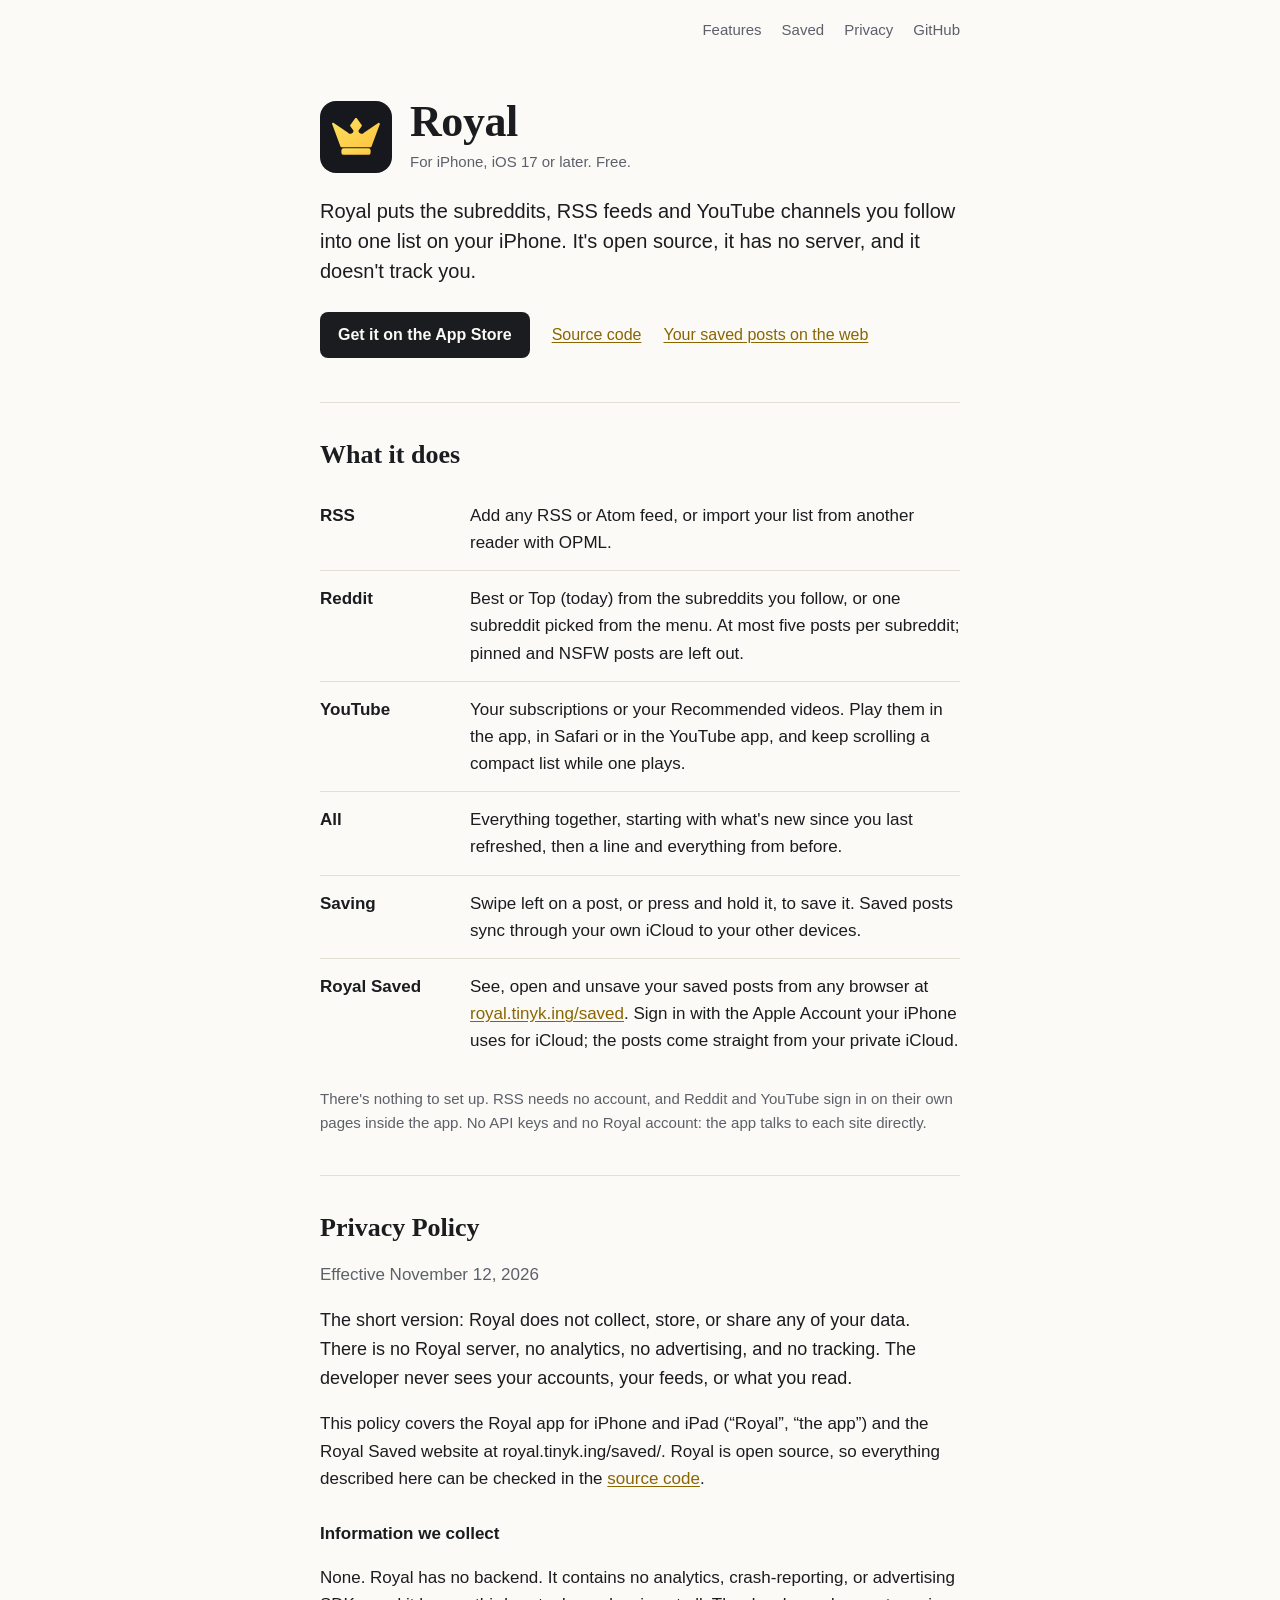
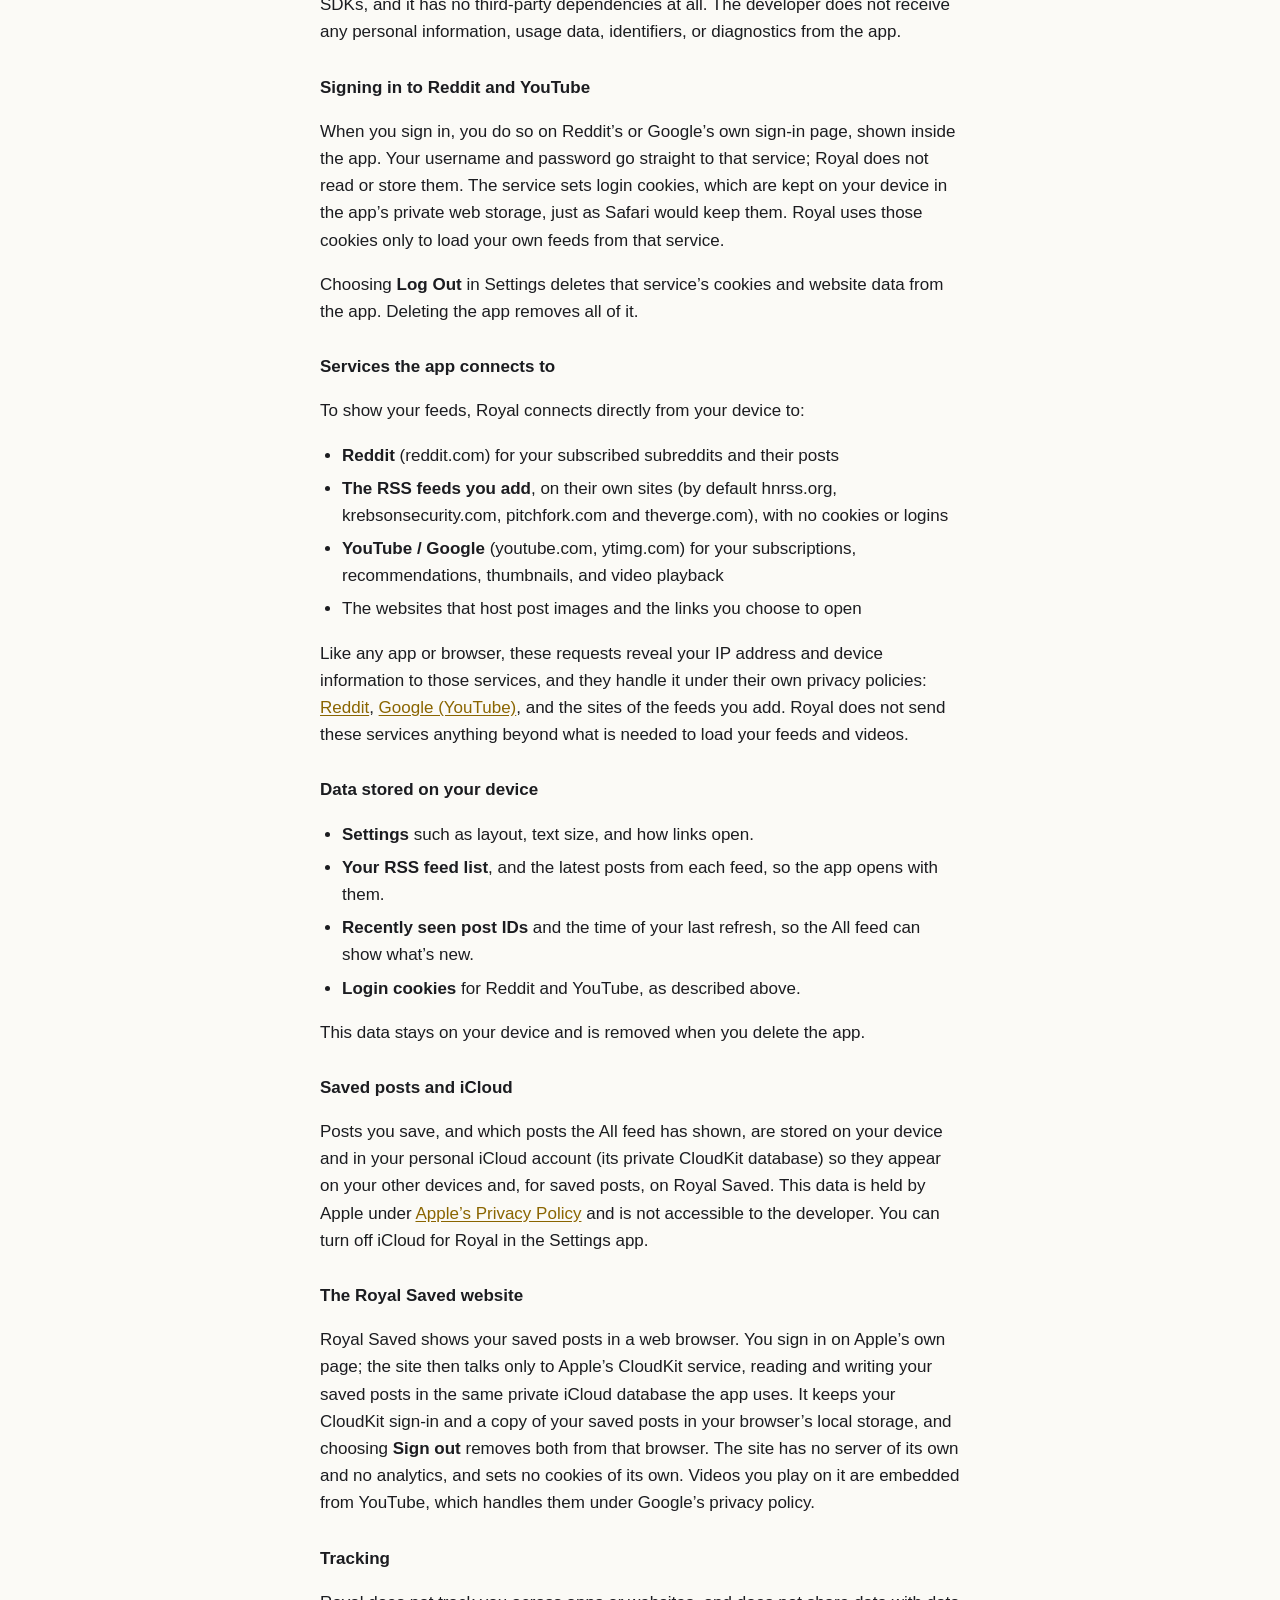
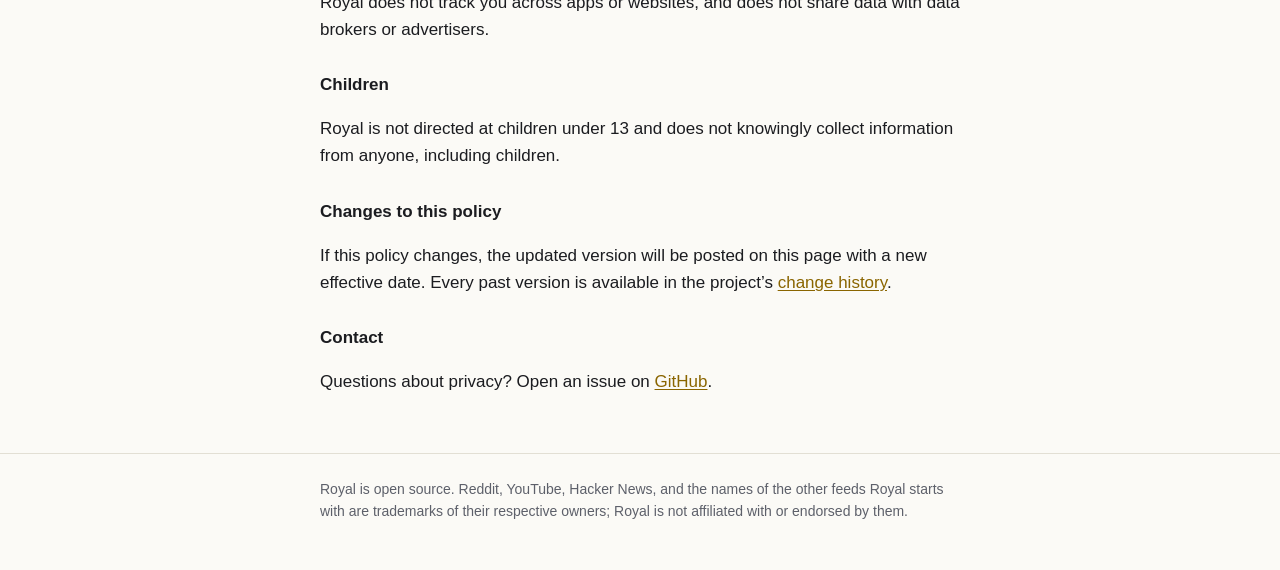
<file: docs/index.html>
<!doctype html>
<html lang="en">
<head>
<meta charset="utf-8">
<meta name="viewport" content="width=device-width, initial-scale=1">
<title>Royal — Reddit, RSS &amp; YouTube in one feed</title>
<meta name="description" content="Royal is a free, open-source iOS app that combines Reddit, RSS feeds, and your YouTube subscriptions in one feed. No server, no tracking.">
<link rel="icon" href="data:image/svg+xml,%3Csvg xmlns='http://www.w3.org/2000/svg' viewBox='0 0 1024 1024'%3E%3Crect width='1024' height='1024' rx='230' fill='%2316181d'/%3E%3Cpath fill='%23fed655' stroke='%23fed655' stroke-width='28' stroke-linejoin='round' d='M310 640 196 330 395 467Q440 505 480 460 500 435 485 410L445 355 512 262 579 355 539 410Q524 435 544 460 584 505 629 467L828 330 714 640Z'/%3E%3Crect x='310' y='668' width='404' height='92' rx='30' fill='%23fed655'/%3E%3C/svg%3E">
<style>
  :root {
    --bg: #fbfaf6;
    --text: #1b1c20;
    --muted: #5d606a;
    --line: #e2dfd4;
    --gold: #f5c432;
    --gold-ink: #8a6500;
    --icon-bg: #16181d;
    --serif: ui-serif, "New York", "Iowan Old Style", Georgia, serif;
  }
  @media (prefers-color-scheme: dark) {
    :root {
      --bg: #0e0f12;
      --text: #ecebe6;
      --muted: #a2a4ad;
      --line: #2a2c33;
      --gold: #fed655;
      --gold-ink: #fed655;
      --icon-bg: #22252c;
    }
  }
  * { box-sizing: border-box; }
  body {
    margin: 0;
    background: var(--bg);
    color: var(--text);
    font: 17px/1.6 -apple-system, BlinkMacSystemFont, "SF Pro Text", "Helvetica Neue", Helvetica, Arial, sans-serif;
    -webkit-font-smoothing: antialiased;
  }
  a { color: var(--gold-ink); text-underline-offset: 2px; }
  a:focus-visible { outline: 2px solid var(--gold); outline-offset: 2px; }
  .wrap { max-width: 680px; margin: 0 auto; padding: 0 20px; }

  nav { display: flex; justify-content: flex-end; gap: 20px; padding: 18px 0; font-size: 15px; }
  nav a { color: var(--muted); text-decoration: none; }
  nav a:hover { color: var(--text); text-decoration: underline; }

  .hero { padding: 40px 0 44px; }
  .title { display: flex; align-items: center; gap: 18px; margin-bottom: 22px; }
  .icon { flex: none; width: 72px; height: 72px; border-radius: 16px; background: var(--icon-bg); display: grid; place-items: center; }
  .icon svg { width: 48px; }
  h1 { font: 600 44px/1 var(--serif); letter-spacing: -0.01em; margin: 0; }
  .title p { margin: 6px 0 0; color: var(--muted); font-size: 15px; }
  .lede { font-size: 20px; line-height: 1.5; margin: 0 0 26px; }
  .get { display: flex; flex-wrap: wrap; align-items: center; gap: 10px 22px; font-size: 16px; }
  .appstore { display: inline-block; padding: 10px 18px; border-radius: 8px; background: var(--text); color: var(--bg); font-weight: 600; text-decoration: none; }
  .appstore:hover { background: var(--gold); color: #1b1c20; }

  section { padding: 36px 0 40px; border-top: 1px solid var(--line); }
  h2 { font: 600 26px/1.2 var(--serif); margin: 0 0 18px; }
  h3 { font-size: 17px; margin: 28px 0 4px; }

  .list { margin: 0; }
  .list div { display: grid; grid-template-columns: 130px 1fr; gap: 0 20px; padding: 14px 0; border-bottom: 1px solid var(--line); }
  .list div:last-child { border-bottom: 0; }
  .list dt { font-weight: 600; }
  .list dd { margin: 0; }
  .note { color: var(--muted); font-size: 15px; margin: 18px 0 0; }

  .privacy ul { padding-left: 22px; }
  .privacy li { margin-bottom: 6px; }
  .muted { color: var(--muted); }
  .summary { font-size: 18px; }

  footer { border-top: 1px solid var(--line); padding: 24px 0 48px; color: var(--muted); font-size: 14px; }
  footer a { color: var(--muted); }

  @media (max-width: 520px) {
    nav { justify-content: flex-start; gap: 16px; }
    h1 { font-size: 36px; }
    .lede { font-size: 18px; }
    .list div { grid-template-columns: 1fr; }
  }
</style>
</head>
<body>
<div class="wrap">
  <nav>
    <a href="#features">Features</a>
    <a href="saved/">Saved</a>
    <a href="#privacy">Privacy</a>
    <a href="https://github.com/tinykings/Royal-iOS">GitHub</a>
  </nav>

  <header class="hero">
    <div class="title">
      <div class="icon">
        <svg viewBox="180 250 664 520" role="img" aria-label="Royal app icon">
          <defs>
            <linearGradient id="gold" x1="0" y1="0" x2="1" y2="1">
              <stop offset="0" stop-color="#fee05c"/>
              <stop offset="1" stop-color="#fdc543"/>
            </linearGradient>
          </defs>
          <g fill="url(#gold)">
            <path stroke="url(#gold)" stroke-width="28" stroke-linejoin="round"
                  d="M310 640 196 330 395 467Q440 505 480 460 500 435 485 410L445 355 512 262 579 355 539 410Q524 435 544 460 584 505 629 467L828 330 714 640Z"/>
            <rect x="310" y="668" width="404" height="92" rx="30"/>
          </g>
        </svg>
      </div>
      <div>
        <h1>Royal</h1>
        <p>For iPhone, iOS 17 or later. Free.</p>
      </div>
    </div>
    <p class="lede">Royal puts the subreddits, RSS feeds and YouTube channels you follow into one list on your iPhone. It's open source, it has no server, and it doesn't track you.</p>
    <div class="get">
      <a class="appstore" href="https://apps.apple.com/search?term=Royal%20tinykings">Get it on the App Store</a>
      <a href="https://github.com/tinykings/Royal-iOS">Source code</a>
      <a href="saved/">Your saved posts on the web</a>
    </div>
  </header>

  <section id="features">
    <h2>What it does</h2>
    <dl class="list">
      <div>
        <dt>RSS</dt>
        <dd>Add any RSS or Atom feed, or import your list from another reader with OPML.</dd>
      </div>
      <div>
        <dt>Reddit</dt>
        <dd>Best or Top (today) from the subreddits you follow, or one subreddit picked from the menu. At most five posts per subreddit; pinned and NSFW posts are left out.</dd>
      </div>
      <div>
        <dt>YouTube</dt>
        <dd>Your subscriptions or your Recommended videos. Play them in the app, in Safari or in the YouTube app, and keep scrolling a compact list while one plays.</dd>
      </div>
      <div>
        <dt>All</dt>
        <dd>Everything together, starting with what's new since you last refreshed, then a line and everything from before.</dd>
      </div>
      <div>
        <dt>Saving</dt>
        <dd>Swipe left on a post, or press and hold it, to save it. Saved posts sync through your own iCloud to your other devices.</dd>
      </div>
      <div>
        <dt>Royal Saved</dt>
        <dd>See, open and unsave your saved posts from any browser at <a href="saved/">royal.tinyk.ing/saved</a>. Sign in with the Apple Account your iPhone uses for iCloud; the posts come straight from your private iCloud.</dd>
      </div>
    </dl>
    <p class="note">There's nothing to set up. RSS needs no account, and Reddit and YouTube sign in on their own pages inside the app. No API keys and no Royal account: the app talks to each site directly.</p>
  </section>

  <section id="privacy" class="privacy">
    <h2>Privacy Policy</h2>
    <p class="muted">Effective November 12, 2026</p>

    <p class="summary">The short version: Royal does not collect, store, or share any of your data. There is no Royal server, no analytics, no advertising, and no tracking. The developer never sees your accounts, your feeds, or what you read.</p>

    <p>This policy covers the Royal app for iPhone and iPad (“Royal”, “the app”) and the Royal Saved website at royal.tinyk.ing/saved/. Royal is open source, so everything described here can be checked in the <a href="https://github.com/tinykings/Royal-iOS">source code</a>.</p>

    <h3>Information we collect</h3>
    <p>None. Royal has no backend. It contains no analytics, crash-reporting, or advertising SDKs, and it has no third-party dependencies at all. The developer does not receive any personal information, usage data, identifiers, or diagnostics from the app.</p>

    <h3>Signing in to Reddit and YouTube</h3>
    <p>When you sign in, you do so on Reddit’s or Google’s own sign-in page, shown inside the app. Your username and password go straight to that service; Royal does not read or store them. The service sets login cookies, which are kept on your device in the app’s private web storage, just as Safari would keep them. Royal uses those cookies only to load your own feeds from that service.</p>
    <p>Choosing <strong>Log Out</strong> in Settings deletes that service’s cookies and website data from the app. Deleting the app removes all of it.</p>

    <h3>Services the app connects to</h3>
    <p>To show your feeds, Royal connects directly from your device to:</p>
    <ul>
      <li><strong>Reddit</strong> (reddit.com) for your subscribed subreddits and their posts</li>
      <li><strong>The RSS feeds you add</strong>, on their own sites (by default hnrss.org, krebsonsecurity.com, pitchfork.com and theverge.com), with no cookies or logins</li>
      <li><strong>YouTube / Google</strong> (youtube.com, ytimg.com) for your subscriptions, recommendations, thumbnails, and video playback</li>
      <li>The websites that host post images and the links you choose to open</li>
    </ul>
    <p>Like any app or browser, these requests reveal your IP address and device information to those services, and they handle it under their own privacy policies: <a href="https://www.reddit.com/policies/privacy-policy">Reddit</a>, <a href="https://policies.google.com/privacy">Google (YouTube)</a>, and the sites of the feeds you add. Royal does not send these services anything beyond what is needed to load your feeds and videos.</p>

    <h3>Data stored on your device</h3>
    <ul>
      <li><strong>Settings</strong> such as layout, text size, and how links open.</li>
      <li><strong>Your RSS feed list</strong>, and the latest posts from each feed, so the app opens with them.</li>
      <li><strong>Recently seen post IDs</strong> and the time of your last refresh, so the All feed can show what’s new.</li>
      <li><strong>Login cookies</strong> for Reddit and YouTube, as described above.</li>
    </ul>
    <p>This data stays on your device and is removed when you delete the app.</p>

    <h3>Saved posts and iCloud</h3>
    <p>Posts you save, and which posts the All feed has shown, are stored on your device and in your personal iCloud account (its private CloudKit database) so they appear on your other devices and, for saved posts, on Royal Saved. This data is held by Apple under <a href="https://www.apple.com/legal/privacy/">Apple’s Privacy Policy</a> and is not accessible to the developer. You can turn off iCloud for Royal in the Settings app.</p>

    <h3>The Royal Saved website</h3>
    <p>Royal Saved shows your saved posts in a web browser. You sign in on Apple’s own page; the site then talks only to Apple’s CloudKit service, reading and writing your saved posts in the same private iCloud database the app uses. It keeps your CloudKit sign-in and a copy of your saved posts in your browser’s local storage, and choosing <strong>Sign out</strong> removes both from that browser. The site has no server of its own and no analytics, and sets no cookies of its own. Videos you play on it are embedded from YouTube, which handles them under Google’s privacy policy.</p>

    <h3>Tracking</h3>
    <p>Royal does not track you across apps or websites, and does not share data with data brokers or advertisers.</p>

    <h3>Children</h3>
    <p>Royal is not directed at children under 13 and does not knowingly collect information from anyone, including children.</p>

    <h3>Changes to this policy</h3>
    <p>If this policy changes, the updated version will be posted on this page with a new effective date. Every past version is available in the project’s <a href="https://github.com/tinykings/Royal-iOS/commits/main/docs/index.html">change history</a>.</p>

    <h3>Contact</h3>
    <p>Questions about privacy? Open an issue on <a href="https://github.com/tinykings/Royal-iOS/issues">GitHub</a>.</p>
  </section>
</div>

<footer>
  <div class="wrap">
    Royal is open source. Reddit, YouTube, Hacker News, and the names of the other feeds Royal starts with are trademarks of their respective owners; Royal is not affiliated with or endorsed by them.
  </div>
</footer>
<script>
  // Land on the linked section (e.g. #privacy) on load, even when the browser would
  // otherwise restore an earlier scroll position.
  if ("scrollRestoration" in history) history.scrollRestoration = "manual";
  window.addEventListener("load", () => {
    const target = location.hash && document.getElementById(decodeURIComponent(location.hash.slice(1)));
    if (target) target.scrollIntoView({ behavior: "instant" });
  });
</script>
</body>
</html>
</file>
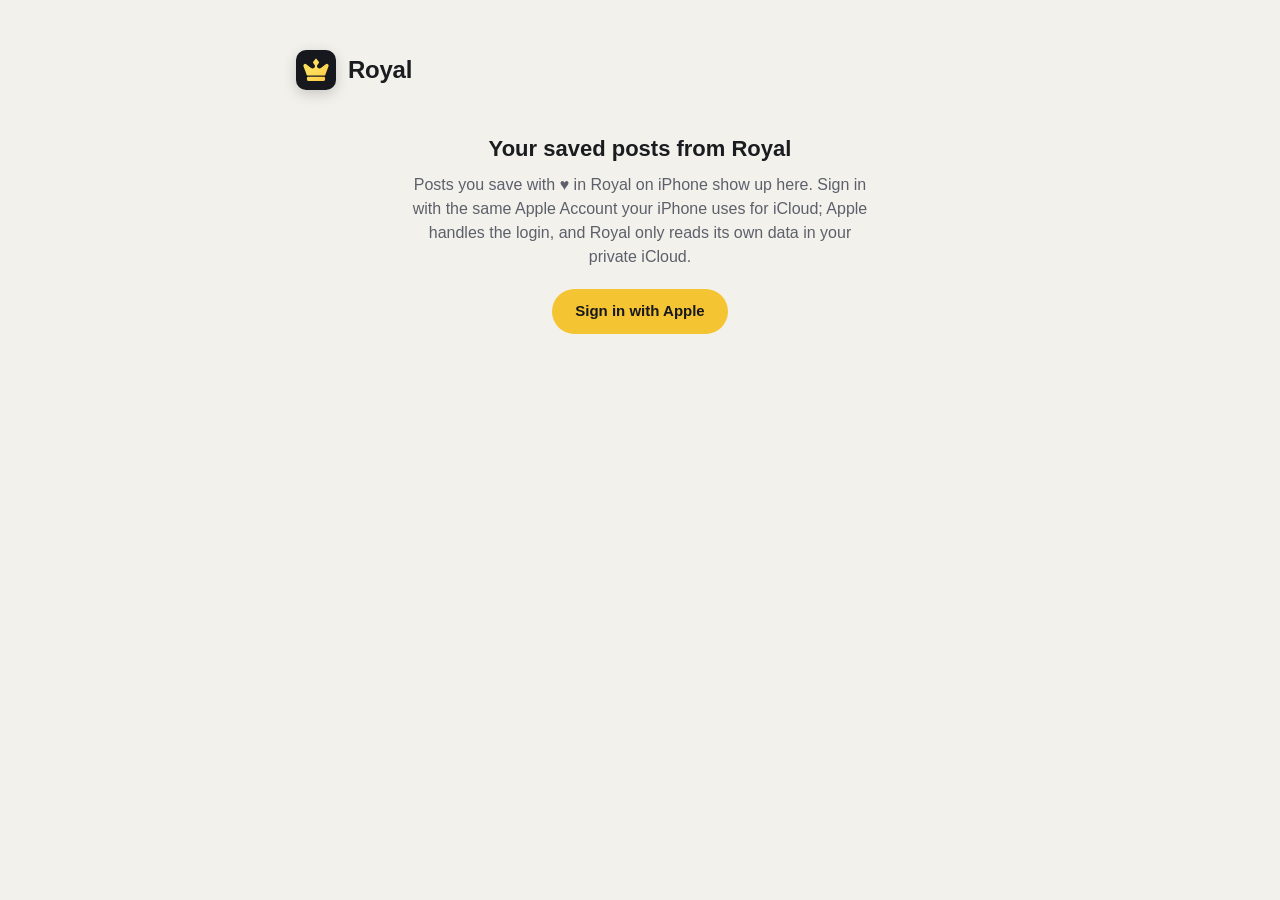
<file: saved/index.html>
<!doctype html>
<html lang="en">
<head>
  <meta charset="utf-8">
  <meta name="viewport" content="width=device-width, initial-scale=1">
  <!-- GitHub Pages can't send security headers, so the policy is set here: only this
       site's own scripts and styles, CloudKit as the only server it talks to, YouTube
       embeds, and Trusted Types so no string can be run as HTML. -->
  <meta http-equiv="Content-Security-Policy" content="default-src 'none'; script-src 'self'; style-src 'self'; img-src 'self' https:; connect-src https://api.apple-cloudkit.com; frame-src https://www.youtube.com; base-uri 'none'; form-action 'none'; upgrade-insecure-requests; require-trusted-types-for 'script'; trusted-types 'none'">
  <meta name="referrer" content="strict-origin-when-cross-origin">
  <meta name="color-scheme" content="light dark">
  <title>Royal</title>
  <meta name="description" content="Your saved posts from Royal on iPhone.">
  <link rel="icon" href="icon.svg" type="image/svg+xml">
  <link rel="stylesheet" href="shared/style.css">
  <link rel="stylesheet" href="site.css">
  <script type="module" src="app.mjs"></script>
</head>
<body>
  <noscript><p class="noscript">Royal needs JavaScript.</p></noscript>
  <!-- Hidden until app.mjs checks it isn't framed by another page. -->
  <main hidden>
    <header>
      <a class="home" href="../" title="Royal home">
        <span class="crown" aria-hidden="true"><svg viewBox="200 250 624 520"><defs><linearGradient id="crown-gold" x1="0" y1="0" x2="1" y2="1"><stop offset="0" stop-color="#fee25f"/><stop offset=".5" stop-color="#fedd59"/><stop offset="1" stop-color="#fec744"/></linearGradient></defs><path fill="url(#crown-gold)" d="M310 640L232.7 436.1A40 40 0 0 1 294.4 390.1L395 467Q440 505 480 460Q500 435 485 410L446.2 358.3A14 14 0 0 1 446.2 341.6L499.1 269.6A16 16 0 0 1 524.9 269.6L577.8 341.6A14 14 0 0 1 577.8 358.3L539 410Q524 435 544 460Q584 505 629 467L729.6 390.1A40 40 0 0 1 791.3 436.1L714 640ZM340 668H684A30 30 0 0 1 714 698V730A30 30 0 0 1 684 760H340A30 30 0 0 1 310 730V698A30 30 0 0 1 340 668Z"/></svg></span>
        <h1>Royal</h1>
      </a>
    </header>
    <aside id="player" aria-label="Video player" hidden>
      <div class="player-frame"><iframe title="YouTube video" allow="autoplay; encrypted-media; fullscreen; picture-in-picture" referrerpolicy="strict-origin-when-cross-origin"></iframe></div>
      <div class="player-bar">
        <div class="player-text"><strong id="player-title"></strong><span id="player-label"></span></div>
        <a id="player-open" target="_blank" rel="noopener noreferrer">Open on YouTube</a>
        <button id="player-close" class="icon-button" aria-label="Close video" title="Close video">✕</button>
      </div>
    </aside>
    <section id="intro" class="intro" hidden>
      <h2>Your saved posts from Royal</h2>
      <p>Posts you save with ♥ in Royal on iPhone show up here. Sign in with the same Apple Account your iPhone uses for iCloud; Apple handles the login, and Royal only reads its own data in your private iCloud.</p>
      <button id="sign-in">Sign in with Apple</button>
    </section>
    <p id="notice" class="problem" role="alert" hidden></p>
    <p class="feed-status" id="saved-status" role="status"></p>
    <div id="undo" class="actions undo" hidden><span id="undo-text"></span><button id="undo-button" class="secondary">Undo</button></div>
    <ol id="saved-list" class="posts"></ol>
    <footer>
      <details id="settings-panel" class="settings-panel" hidden>
        <summary>Settings</summary>
        <form id="settings-form" class="settings">
          <p class="hint">Saved in this browser only.</p>
          <label>Reddit posts open <select name="redditOpen"><option value="link">Link</option><option value="comments">Comments</option></select></label>
          <label>RSS posts open <select name="hnOpen"><option value="link">Link</option><option value="comments">Comments</option></select></label>
          <label>Play videos in <select name="youtubePlayback"><option value="inApp">This page</option><option value="browser">A new tab</option></select></label>
          <label>Blur NSFW images <input type="checkbox" role="switch" name="blurNSFW"></label>
        </form>
      </details>
      <p id="sync-status" class="hint" role="status"></p>
      <button id="account" class="account" hidden>Sign out</button>
    </footer>
  </main>
</body>
</html>
</file>
<file: saved/shared/style.css>
/* Royal's palette, as on the site (docs/index.html) and in the iOS app. */
:root {
  color-scheme: light dark;
  --bg: #f2f1ec; --surface: #ffffff; --text: #1b1c20; --muted: #5d606a; --line: #e2dfd4;
  --edge: rgb(0 0 0 / .12); --placeholder: rgb(0 0 0 / .06);
  --gold: #f5c432; --gold-ink: #8a6500; --icon-bg: #16181d;
  --reddit: #f97316; --hn: #a2754c; --rss: #0d9488; --youtube: #e5322d; --heart: #e0457b;
  --radius: 14px; --inset: 12px;
}
@media (prefers-color-scheme: dark) {
  :root {
    --bg: #0e0f12; --surface: #1c1e23; --text: #ecebe6; --muted: #a2a4ad; --line: #2a2c33;
    --edge: rgb(255 255 255 / .12); --placeholder: rgb(255 255 255 / .07);
    --gold: #fed655; --gold-ink: #fed655; --icon-bg: #22252c;
  }
}
* { box-sizing: border-box; }
body {
  margin: 0; background: var(--bg); color: var(--text);
  font: 16px/1.5 -apple-system, BlinkMacSystemFont, "SF Pro Text", "Helvetica Neue", Helvetica, Arial, sans-serif;
  -webkit-font-smoothing: antialiased;
}
main { max-width: 720px; margin: 0 auto; padding: 8px 16px 48px; }
a { color: var(--gold-ink); }
p { overflow-wrap: anywhere; }
:focus-visible { outline: 3px solid var(--gold); outline-offset: 2px; }

/* Header: the crown, the name and the tabs in one bar that stays in reach while the
   feed scrolls, with the player docked right below it. */
header {
  position: sticky; top: 0; z-index: 2; display: flex; align-items: center; gap: 12px;
  margin: 0 -16px; padding: 10px 16px; background: color-mix(in srgb, var(--bg) 88%, transparent);
  backdrop-filter: blur(12px);
}
header h1 { margin: 0; font-size: 24px; line-height: 1.1; letter-spacing: -0.01em; }
.crown { flex: none; display: grid; place-items: center; width: 40px; height: 40px; border-radius: 10px; background: var(--icon-bg); box-shadow: 0 4px 14px rgb(0 0 0 / .18); }
.crown svg { width: 28px; height: auto; display: block; }

/* Buttons and forms */
button {
  background: var(--gold); color: #16181d; font: inherit; font-weight: 600; font-size: 15px;
  padding: 8px 16px; border: 1px solid transparent; border-radius: 999px; cursor: pointer;
}
button.secondary { background: var(--surface); color: var(--text); border-color: var(--line); }
button:disabled { opacity: .5; cursor: wait; }
label { display: grid; gap: 6px; margin: 16px 0; font-weight: 600; }
input, select { width: 100%; font: inherit; padding: 8px 10px; border: 1px solid var(--line); border-radius: 10px; background: var(--surface); color: inherit; }
.actions { display: flex; gap: 10px; flex-wrap: wrap; align-items: center; }

/* Tabs: a segmented bar beside the name. In a narrow window they move to their own
   line below it and wrap, so every tab stays in reach without scrolling sideways. */
nav.tabs { flex: 1; min-width: 0; display: flex; flex-wrap: wrap; gap: 4px; margin-left: 8px; }
@media (max-width: 719px) {
  header { flex-wrap: wrap; row-gap: 8px; }
  nav.tabs { flex-basis: 100%; margin-left: 0; }
}
nav.tabs button { flex: none; background: transparent; color: var(--muted); padding: 6px 14px; }
nav.tabs button:hover { color: var(--text); background: var(--placeholder); }
nav.tabs button[aria-selected="true"] { background: var(--text); color: var(--bg); }

/* Feed panels */
.tab-panel > .actions { margin: 8px 0; }
/* All: one centered button (Refresh, or Mark all read while there are new posts)
   with the refresh time below it. */
.all-actions { justify-content: center; }
.all-actions:has(#mark-read-bottom[hidden]) { display: none; }
#all-new + .all-actions { margin: 16px 0; }
.all-status { text-align: center; }
.source-options label { display: flex; align-items: center; gap: 8px; margin: 0; font-weight: 500; color: var(--muted); }
.source-options select { width: auto; padding: 6px 10px; border-radius: 999px; }
.source-options .trailing { margin-left: auto; }
.source-options select[name="subreddit"] { max-width: 220px; }
.feed-status { font-size: 13px; color: var(--muted); margin: 8px 0; }
/* A feed that failed: a warning box with the reason and, if it's a login, a link. */
.problems { display: grid; gap: 8px; margin: 8px 0 16px; }
.problems:empty { display: none; }
.problem {
  margin: 8px 0; padding: 10px var(--inset); border-radius: 12px; font-size: 14px; color: var(--text);
  background: color-mix(in srgb, var(--gold) 12%, var(--surface));
  box-shadow: inset 0 0 0 1px color-mix(in srgb, var(--gold) 45%, transparent);
}
.problems .problem { margin: 0; }
.problem-note { display: block; margin-top: 2px; font-size: 13px; color: var(--muted); }

ol.posts { list-style: none; margin: 0; padding: 0; display: grid; gap: 10px; }
ol.posts:empty { display: none; }

/* A post tile, like iOS PostRow: rounded surface, hairline edge so dark images keep a border. */
.post {
  position: relative; overflow: hidden; background: var(--surface);
  border-radius: var(--radius); box-shadow: inset 0 0 0 1px var(--edge);
}
.post.playing { box-shadow: inset 0 0 0 2px var(--gold); }
.post .media, .post .thumb { display: block; position: relative; overflow: hidden; background: var(--placeholder); }
.post img { display: block; width: 100%; height: 100%; }
/* The image draws over the tile's edge; the outline goes back on top. */
.post::after { content: ""; position: absolute; inset: 0; border-radius: inherit; box-shadow: inherit; pointer-events: none; }

/* Cards: a large image above the text. */
.post.card .media { aspect-ratio: var(--aspect, 4 / 3); }
.post.card .media img { position: absolute; inset: 0; }
.post.card .media img.fit { object-fit: contain; }
/* Narrow images sit on a blurred copy of themselves, so the sides match the image. */
.post.card .media img.backdrop { position: absolute; inset: 0; object-fit: cover; filter: blur(24px) brightness(.85); transform: scale(1.15); }
.post.card.video .media img { object-fit: cover; }
.post.card .details { padding: var(--inset); }
.post.card .title { font-size: 17px; font-weight: 600; }

/* Video play badge */
.post.video .media::before {
  content: ""; position: absolute; z-index: 1; left: 50%; top: 50%; width: 64px; height: 44px; translate: -50% -50%;
  border-radius: 12px; background: rgb(0 0 0 / .6); transition: background .15s;
}
.post.video .media::after {
  content: ""; position: absolute; z-index: 1; left: 50%; top: 50%; translate: -35% -50%;
  border-style: solid; border-width: 10px 0 10px 17px; border-color: transparent transparent transparent white;
}
.post.video .media:hover::before { background: var(--youtube); }
.post.playing .media::before, .post.playing .media::after { display: none; }

/* NSFW images, blurred until clicked (Settings › Reddit). */
.post .nsfw img { filter: blur(32px); transform: scale(1.2); }
.post.card .media.nsfw img.backdrop { filter: blur(32px) brightness(.85); }
.post .nsfw { cursor: pointer; }
.post.video .media.nsfw::before, .post.video .media.nsfw::after { display: none; }
.nsfw-cover {
  position: absolute; inset: 0; z-index: 2; display: grid; place-items: center;
  background: rgb(0 0 0 / .3); color: white; font-size: 14px; font-weight: 600;
}
.media:not(.nsfw) .nsfw-cover { display: none; }

/* Rows: text with a small thumbnail on the right. */
.post.row { display: flex; gap: 12px; align-items: flex-start; padding: var(--inset); }
.post.row .details { flex: 1; min-width: 0; }
.post.row .thumb { flex: none; width: 96px; height: 54px; border-radius: 6px; }
.post.row .thumb img { object-fit: cover; }

.post .title { display: block; color: var(--text); text-decoration: none; overflow-wrap: anywhere; line-height: 1.35; }
.post .title:hover { text-decoration: underline; text-decoration-color: var(--muted); }
.post a.title:visited { color: color-mix(in srgb, var(--text) 70%, var(--muted)); }
.post .meta { display: flex; align-items: baseline; gap: 5px; margin-top: 4px; padding-right: 36px; font-size: 13px; color: var(--muted); }
.post .meta a { color: inherit; }
.post .meta a:hover { color: var(--text); }
.post.row .meta { padding-right: 0; }
.post.row .details { padding-right: 32px; }

/* Source marks, like iOS's r.circle / y.square / play.rectangle symbols. */
.source-icon { flex: none; display: inline-grid; place-items: center; width: 14px; height: 14px; translate: 0 2px; color: white; font: 700 9px/1 system-ui, sans-serif; }
.source-icon.reddit { background: var(--reddit); border-radius: 50%; }
.source-icon.hn { background: var(--hn); border-radius: 3px; }
.source-icon.rss { background: var(--rss); border-radius: 3px; }
.source-icon.rss::after { content: ""; width: 4px; height: 4px; border-radius: 50%; background: white; translate: -2px 2px; }
.source-icon.youtube { background: var(--youtube); border-radius: 4px; width: 16px; height: 12px; translate: 0 1px; }
.source-icon.youtube::after { content: ""; border-style: solid; border-width: 3.5px 0 3.5px 6px; border-color: transparent transparent transparent white; margin-left: 1px; }
.post.playing .source-icon { background: var(--gold); }

/* Heart in the corner, like iOS: filled and faint, so new users can find it, brighter
   on hover (to the heart color) and the heart color once saved. */
button.save {
  position: absolute; right: 4px; bottom: 4px; z-index: 1; display: grid; place-items: center;
  width: 36px; height: 36px; padding: 0; background: transparent; color: var(--muted);
  opacity: .25; transition: opacity .15s, color .15s, transform .15s;
}
button.save svg { width: 24px; height: 24px; display: block; }
.post:hover button.save, .post:focus-within button.save { opacity: .55; }
button.save[aria-pressed="true"] { opacity: 1; color: var(--heart); }
button.save:hover, button.save:focus-visible { opacity: 1; color: var(--heart); transform: scale(1.1); }
button.save[aria-pressed="true"]:hover { filter: brightness(1.2); }
@media (hover: none) { button.save { opacity: .55; } button.save[aria-pressed="true"] { opacity: 1; } }

/* All: the divider between new and earlier posts. */
.divider { display: flex; align-items: center; gap: 12px; margin: 22px 0 12px; font-size: 13px; font-weight: 600; color: var(--muted); }
.divider[hidden] { display: none; }
.earlier-toggle { justify-content: center; }
.earlier-toggle:has(button[hidden]) { display: none; }
#all-seen[hidden], #show-earlier[hidden] { display: none; }
/* Earlier posts look read: muted titles and dimmer images. */
#all-seen .post .title { color: color-mix(in srgb, var(--text) 65%, var(--muted)); }
#all-seen .post .media, #all-seen .post .thumb { opacity: .75; }
.divider::before, .divider::after { content: ""; flex: 1; height: 2px; background: var(--gold); border-radius: 1px; }

/* Docked player: stays under the header while the feed scrolls and tabs switch.
   --header-height is the header's measured height (feeds-ui.mjs). */
/* As wide as the cards, with their rounded corners and hairline edge. */
#player {
  position: sticky; top: var(--header-height, 60px); z-index: 3; margin: 16px 0 0; overflow: hidden;
  background: #000; border-radius: var(--radius); box-shadow: 0 0 0 1px var(--edge), 0 6px 18px rgb(0 0 0 / .18);
}
#player[hidden] { display: none; }
.player-frame { width: 100%; max-width: calc(48vh * 16 / 9); margin: 0 auto; aspect-ratio: 16 / 9; transition: width .2s ease; }
.player-frame iframe { display: block; width: 100%; height: 100%; border: 0; }
.player-bar { display: flex; align-items: center; gap: 12px; padding: 8px var(--inset); background: var(--surface); }
.player-text { flex: 1; min-width: 0; display: grid; }
.player-text > * { white-space: nowrap; overflow: hidden; text-overflow: ellipsis; }
.player-text strong { font-size: 14px; }
.player-text span { font-size: 12px; color: var(--muted); }
#player-open { font-size: 13px; white-space: nowrap; }
/* Scrolled down into the feed, the video shrinks to half size at the left, leaving more
   of the feed in view, with its title, channel and links beside it on the right. */
#player.compact { display: flex; background: var(--surface); }
#player.compact .player-frame { flex: none; width: min(50%, calc(24vh * 16 / 9)); margin: 0; }
#player.compact .player-bar {
  flex: 1; min-width: 0; display: grid; grid-template-columns: 1fr auto; align-content: center;
  gap: 6px 12px; padding: 10px var(--inset);
}
#player.compact .player-text strong { white-space: normal; display: -webkit-box; -webkit-box-orient: vertical; -webkit-line-clamp: 3; }
#player.compact #player-open { grid-column: 1; grid-row: 2; justify-self: start; }
#player.compact #player-close { grid-column: 2; grid-row: 1; }
.icon-button { width: 32px; height: 32px; padding: 0; display: grid; place-items: center; background: var(--placeholder); color: var(--text); font-size: 14px; }

/* Settings tab: grouped like iOS Settings. */
.settings section { background: var(--surface); border: 1px solid var(--line); padding: 4px 20px 12px; margin: 16px 0; border-radius: 16px; }
.settings h2 { margin: 16px 0 8px; font-size: 18px; }
.settings label { display: flex; align-items: center; justify-content: space-between; gap: 16px; margin: 0; padding: 10px 0; border-top: 1px solid var(--line); font-weight: 500; }
.settings select { width: auto; min-width: 140px; }
/* On/off settings are switches on the right, like iOS. */
.settings input[type="checkbox"] {
  appearance: none; position: relative; flex: none; width: 44px; height: 26px; margin: 0; padding: 0;
  border: 0; border-radius: 999px; background: var(--line); cursor: pointer; transition: background .15s;
}
.settings input[type="checkbox"]::before {
  content: ""; position: absolute; top: 3px; left: 3px; width: 20px; height: 20px; border-radius: 50%;
  background: white; box-shadow: 0 1px 3px rgb(0 0 0 / .3); transition: translate .15s;
}
.settings input[type="checkbox"]:checked { background: var(--gold); }
.settings input[type="checkbox"]:checked::before { translate: 18px 0; }
.settings details { margin: 8px 0; font-size: 14px; color: var(--muted); }
.settings summary { cursor: pointer; font-weight: 500; color: var(--text); }
.settings details p { margin: 8px 0; }
.settings input:disabled { opacity: .5; }
.settings label:has(input:disabled) { color: var(--muted); }
.hint { margin: 4px 0 8px; font-size: 13px; color: var(--muted); }


@media (min-width: 900px) {
  main { padding-top: 40px; }
}
</file>
<file: saved/site.css>
/* Royal Saved, on top of the shared stylesheet (shared/style.css). */
main[hidden] { display: none; }
.noscript { max-width: 720px; margin: 40px auto; padding: 0 16px; }

/* Header: crown and title. */
/* The crown and name link back to the main site. */
header .home { display: flex; align-items: center; gap: 12px; color: inherit; text-decoration: none; }
header .home:hover h1 { text-decoration: underline; text-decoration-color: var(--muted); }
@media (max-width: 719px) { header { flex-wrap: nowrap; } }

.intro { margin: 32px 0 16px; text-align: center; }
.intro h2 { margin: 0 0 8px; font-size: 22px; }
.intro p { margin: 0 auto; max-width: 52ch; color: var(--muted); }
.intro button { display: block; margin: 20px auto 0; padding: 10px 22px; }
.account[hidden], .settings-panel[hidden] { display: none; }

#notice[hidden], #undo[hidden] { display: none; }
.undo { margin: 8px 0; font-size: 14px; color: var(--muted); }
.undo span { flex: 1; min-width: 0; overflow-wrap: anywhere; }
.undo button { padding: 4px 14px; font-size: 14px; }

/* Rows here are always Saved's, so the player sits right under the header. */
#player { margin-top: 8px; }

footer { margin-top: 32px; }
.settings-panel { font-size: 15px; }
.settings-panel summary { cursor: pointer; font-weight: 600; color: var(--muted); }
.settings-panel .settings { background: var(--surface); border: 1px solid var(--line); border-radius: 16px; padding: 4px 20px 8px; margin: 12px 0; }
.settings-panel .settings label:first-of-type { border-top: 0; }
#sync-status:empty { display: none; }
/* Sign out (or Sign in again) at the very bottom of the page. */
footer .account { display: block; margin-top: 16px; padding: 6px 14px; transition: filter .15s, background-color .15s, border-color .15s; }
footer .account:hover { filter: brightness(1.1); }
footer .account.secondary:hover { filter: none; border-color: var(--gold); background: color-mix(in srgb, var(--gold) 18%, var(--surface)); }

/* Each post keeps its heart's z-index to itself, so a heart never climbs over the
   sticky header (or the docked player) as the post scrolls under it. */
.post { isolation: isolate; }

/* Unsave: a heart tag tucked behind the post's right edge that slides out on hover
   (or keyboard focus). On touch screens, with no hover, it stays out. */
.post button.save {
  top: 12px; right: 0; bottom: auto; z-index: 3; width: 44px; height: 36px; padding: 0 0 0 4px;
  border-radius: 999px 0 0 999px; background: var(--heart); color: white; opacity: 1;
  box-shadow: -2px 2px 8px rgb(0 0 0 / .25);
  translate: 100% 0; transition: translate .2s ease, filter .15s;
}
.post button.save svg { width: 20px; height: 20px; }
.post:hover button.save, .post:focus-within button.save { opacity: 1; translate: 0 0; }
.post button.save:hover, .post button.save:focus-visible { color: white; transform: none; filter: brightness(1.12); }
.post button.save:focus-visible { outline-offset: -3px; }
.post.row button.save { top: 50%; margin-top: -18px; }
/* The heart no longer sits on the text, so the text can use the full width. */
.post .meta, .post.row .details { padding-right: 0; }
@media (hover: none) { .post button.save { translate: 0 0; } }
</file>
